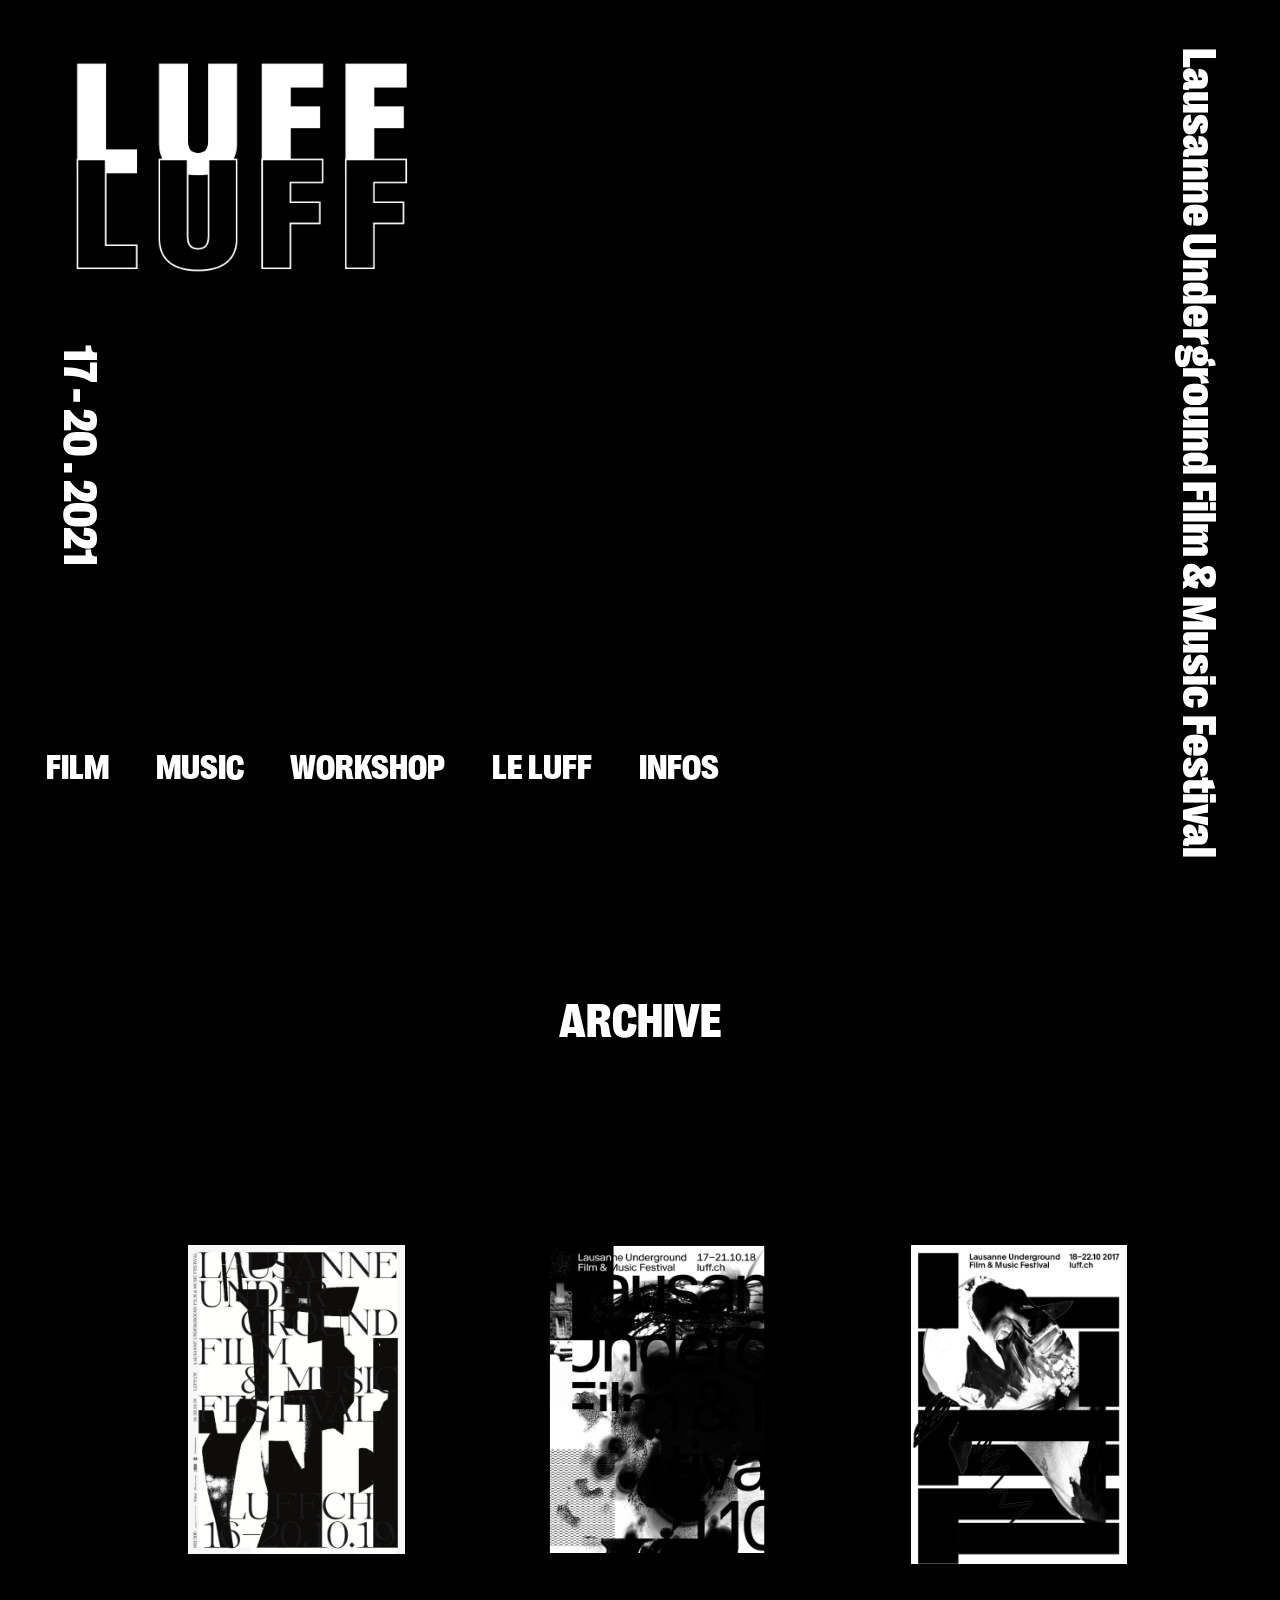
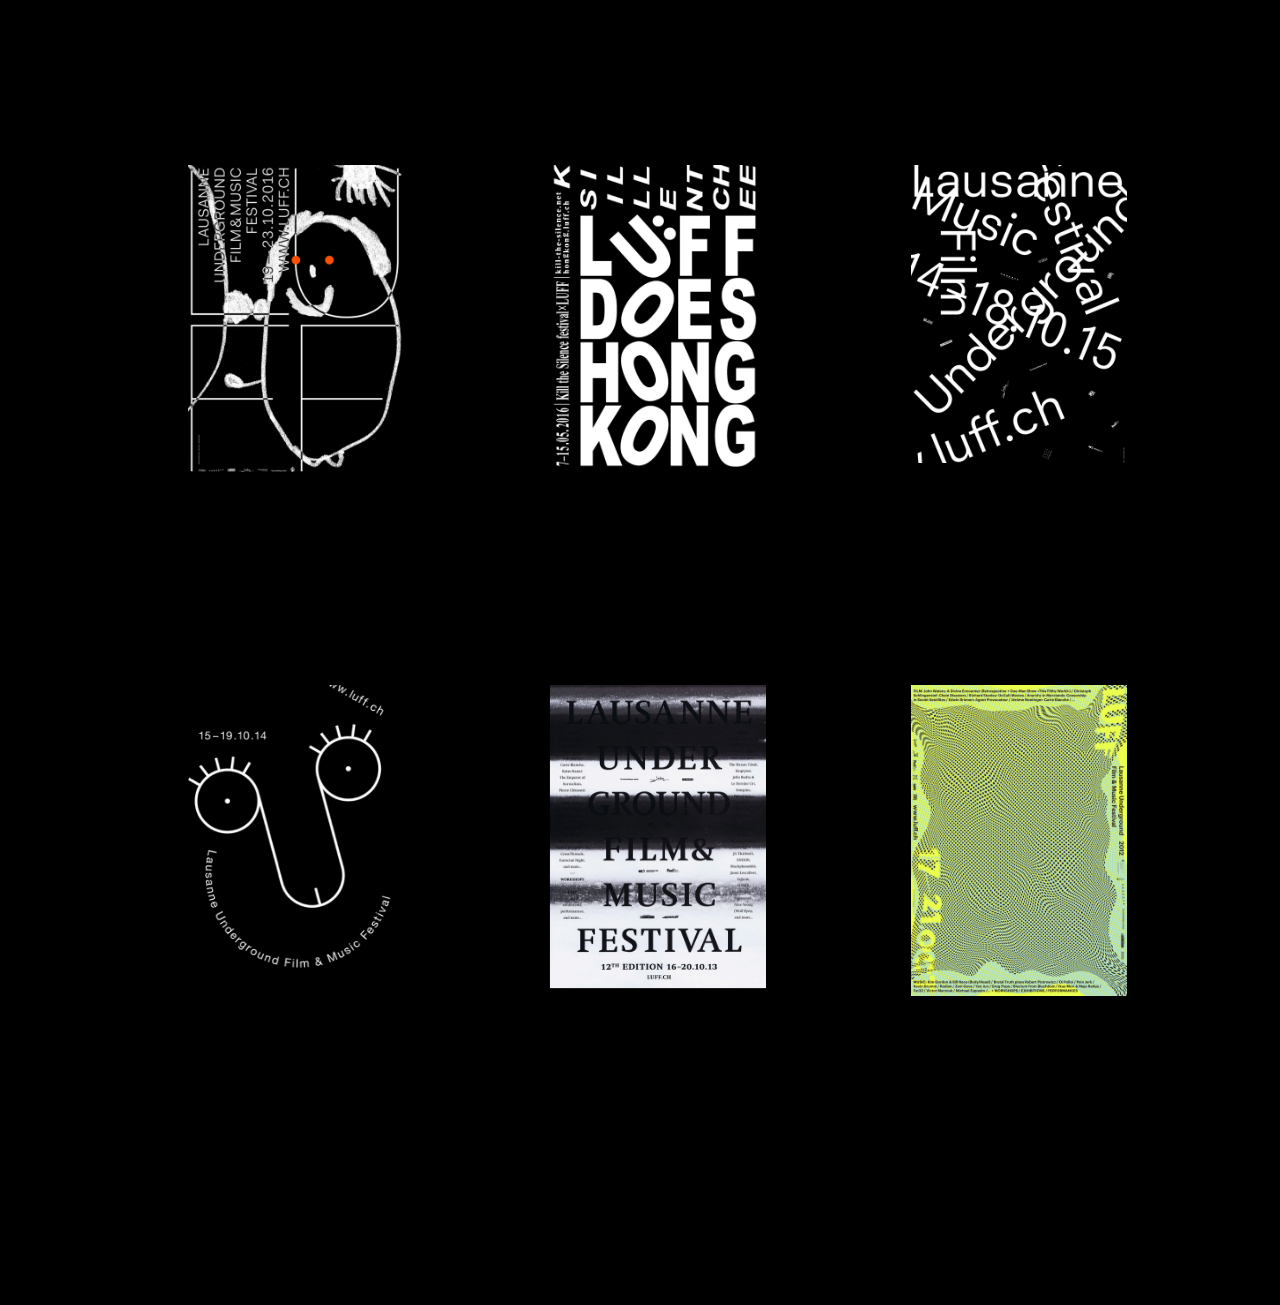
<file: index.html>
<!DOCTYPE html>
<html lang="en" dir="ltr">

<head>
	<link rel="stylesheet" href="main.css">
	<meta charset="utf-8">
	<title>LUFF</title>
</head>

<body>
	<main>

		<div id="page1">

			<img class="luff" src="img/luff.png">

			<div class="text_luff1">
				<a href="index.html">
					<h1> Lausanne Underground Film & Music Festival </h1>
				</a>
			</div>
			<div class="dates_luff">
				<h1>17 - 20 . 2021</h1>
			</div>

		</div>

		<nav>
			<a href="film.html">FILM</a>
			<a href="music.html">MUSIC</a>
			<a href="workshop.html">WORKSHOP</a>
			<a href="leluff.html">LE LUFF</a>
			<a href="infos.html">INFOS</a>
		</nav>

		<div id="page2" class="main_content">
			<h1>ARCHIVE</h1>

			<div class="gallery">
				<img src="img/archive1.jpg">
				<img src="img/archive2.jpg">
				<img src="img/archive3.jpg">
			</div>

			<div class="gallery2">
				<img src="img/archive4.jpg">
				<img src="img/archive5.jpg">
				<img src="img/archive6.jpg">
			</div>

			<div class="gallery3">
				<img src="img/archive7.jpg">
				<img src="img/archive8.jpg">
				<img src="img/archive9.jpg">
			</div>
		</div>
	</main>
</body>

</html>
</file>
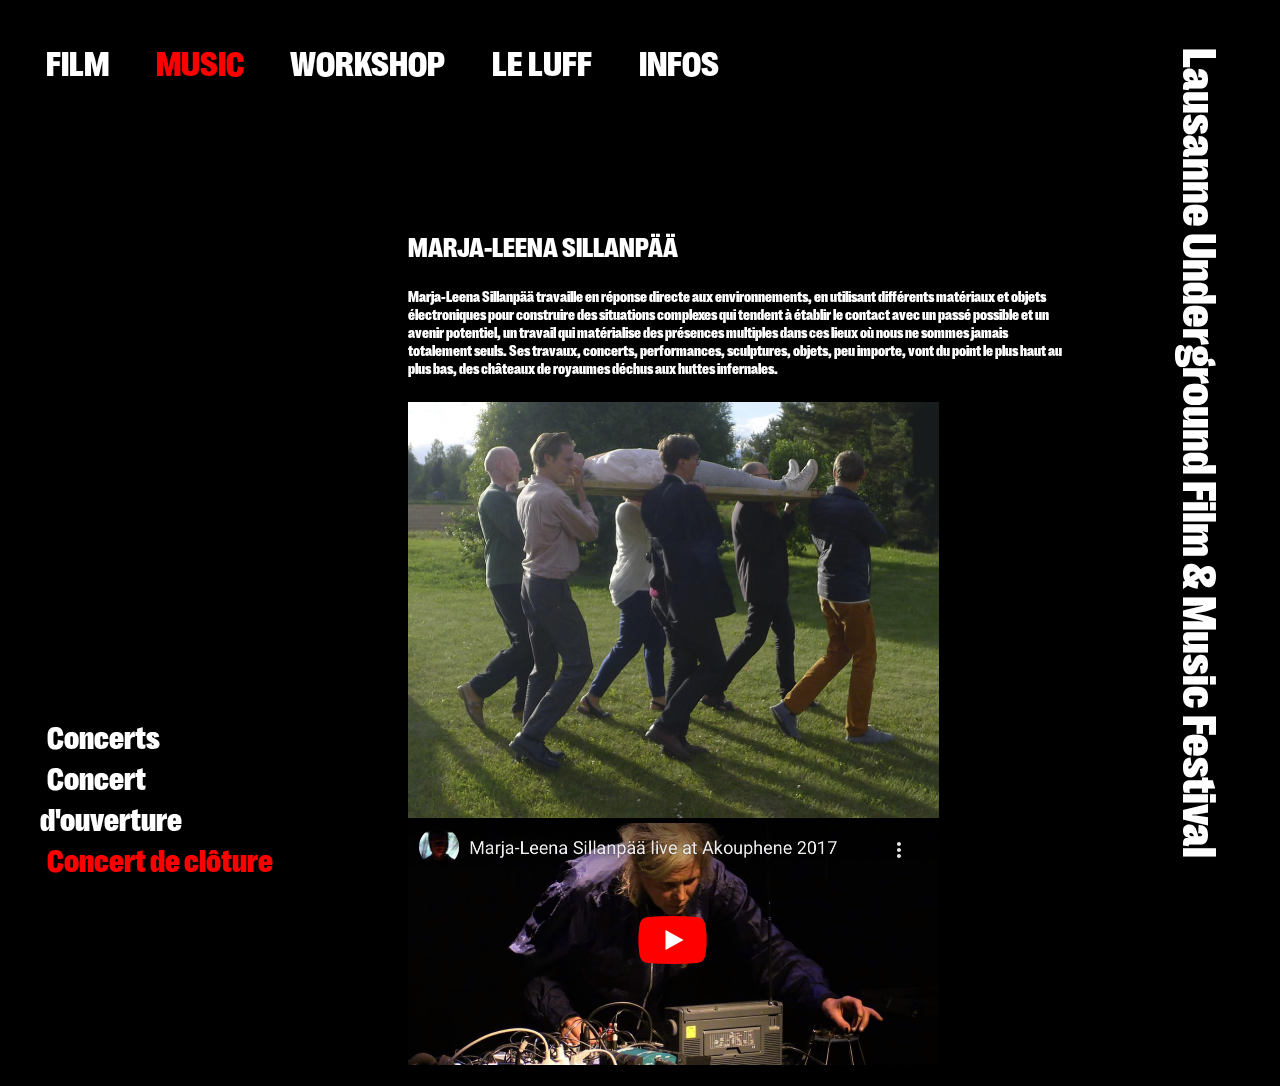
<file: concert.cloture.html>
<!DOCTYPE html>
<html lang="en" dir="ltr">
	<head>
		<link rel="stylesheet" href="main.css">
		<meta charset="utf-8">
		<title>LUFF</title>
	</head>
	<body>
		<main>

			<div id="page1">

				<nav class="no-margin">
					<a href="film.html">FILM</a>
					<a class="red" href="music.html">MUSIC</a>
					<a href="workshop.html">WORKSHOP</a>
					<a href="leluff.html">LE LUFF</a>
					<a href="infos.html">INFOS</a>
				</nav>

				<div class="text_luff">
					<a href="index.html">
						<h1> Lausanne Underground Film & Music Festival </h1>
					</a>
				</div>

			<section class="movies">
				<div class="titre_film">
					<ul>
						<li>
							<li>
								<a href="music.html">Concerts</a>
							</li>
							<li>
								<a href="concert.ouverture.html">Concert d'ouverture</a>
							</li>
							<li>
								<a class="red" href="concert.cloture.html">Concert de clôture</a>
							</li>

					</ul>
				</div>
			</div>
			<div class="resum_film">
				<h2> MARJA-LEENA SILLANPÄÄ</h2>
			<h5>Marja-Leena Sillanpää travaille en réponse directe aux environnements, en utilisant différents matériaux et objets électroniques pour construire des situations complexes qui tendent à établir le contact avec un passé possible et un avenir potentiel, un travail qui matérialise des présences multiples dans ces lieux où nous ne sommes jamais totalement seuls. Ses travaux, concerts, performances, sculptures, objets, peu importe, vont du point le plus haut au plus bas, des châteaux de royaumes déchus aux huttes infernales.</h5>
			<img src="img/music2.2.jpg">
			<img src="img/music2.jpg">

				</div>

	</div>
</main>
	</body>
</html>
</file>
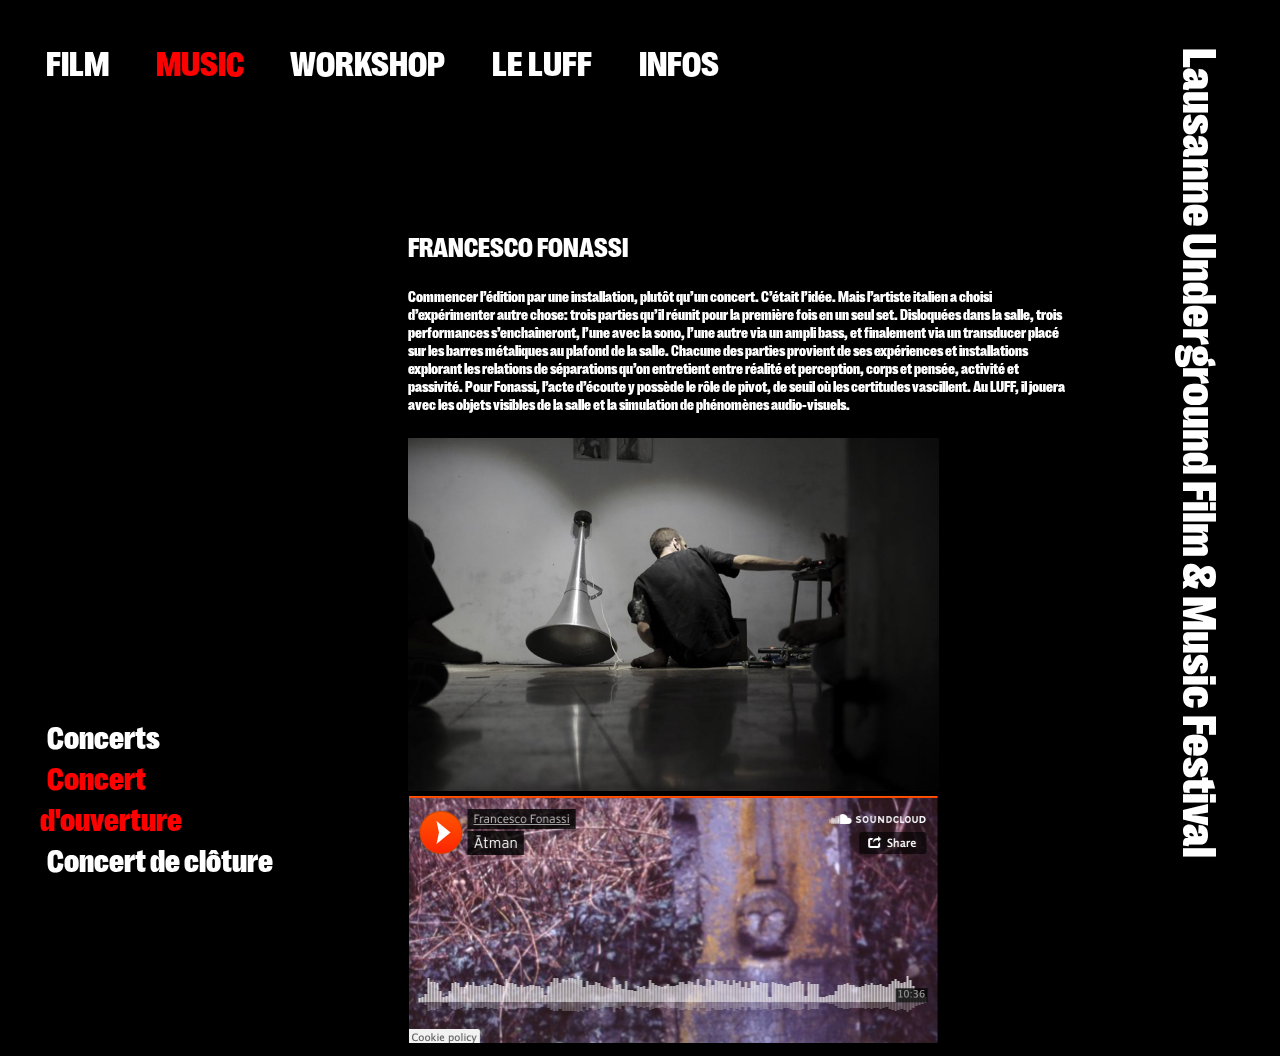
<file: concert.ouverture.html>
<!DOCTYPE html>
<html lang="en" dir="ltr">
	<head>
		<link rel="stylesheet" href="main.css">
		<meta charset="utf-8">
		<title>LUFF</title>
	</head>
	<body>
		<main>

			<div id="page1">

				<nav class="no-margin">
					<a href="film.html">FILM</a>
					<a class="red" href="music.html">MUSIC</a>
					<a href="workshop.html">WORKSHOP</a>
					<a href="leluff.html">LE LUFF</a>
					<a href="infos.html">INFOS</a>
				</nav>

				<div class="text_luff">
					<a href="index.html">
						<h1> Lausanne Underground Film & Music Festival </h1>
					</a>
				</div>

			<section class="movies">
				<div class="titre_film">
					<ul>
						<li>
							<li>
								<a href="music.html">Concerts</a>
							</li>
							<li>
								<a class="red" href="concert.ouverture.html">Concert d'ouverture</a>
							</li>
							<li>
								<a href="concert.cloture.html">Concert de clôture</a>
							</li>

					</ul>
				</div>
			</div>
			<div class="resum_film">
				<h2> FRANCESCO FONASSI</h2>
			<h5>Commencer l’édition par une installation, plutôt qu’un concert. C’était l’idée. Mais l’artiste italien a choisi d’expérimenter autre chose: trois parties qu’il réunit pour la première fois en un seul set. Disloquées dans la salle, trois performances s’enchaîneront, l’une avec la sono, l’une autre via un ampli bass, et finalement via un transducer placé sur les barres métaliques au plafond de la salle. Chacune des parties provient de ses expériences et installations explorant les relations de séparations qu’on entretient entre réalité et perception, corps et pensée, activité et passivité. Pour Fonassi, l’acte d’écoute y possède le rôle de pivot, de seuil où les certitudes vascillent. Au LUFF, il jouera avec les objets visibles de la salle et la simulation de phénomènes audio-visuels.</h5>
			<img src="img/music1.jpg">
			<img src="img/music1.2.jpg">
		</div>

	</div>
</main>
	</body>
</html>
</file>
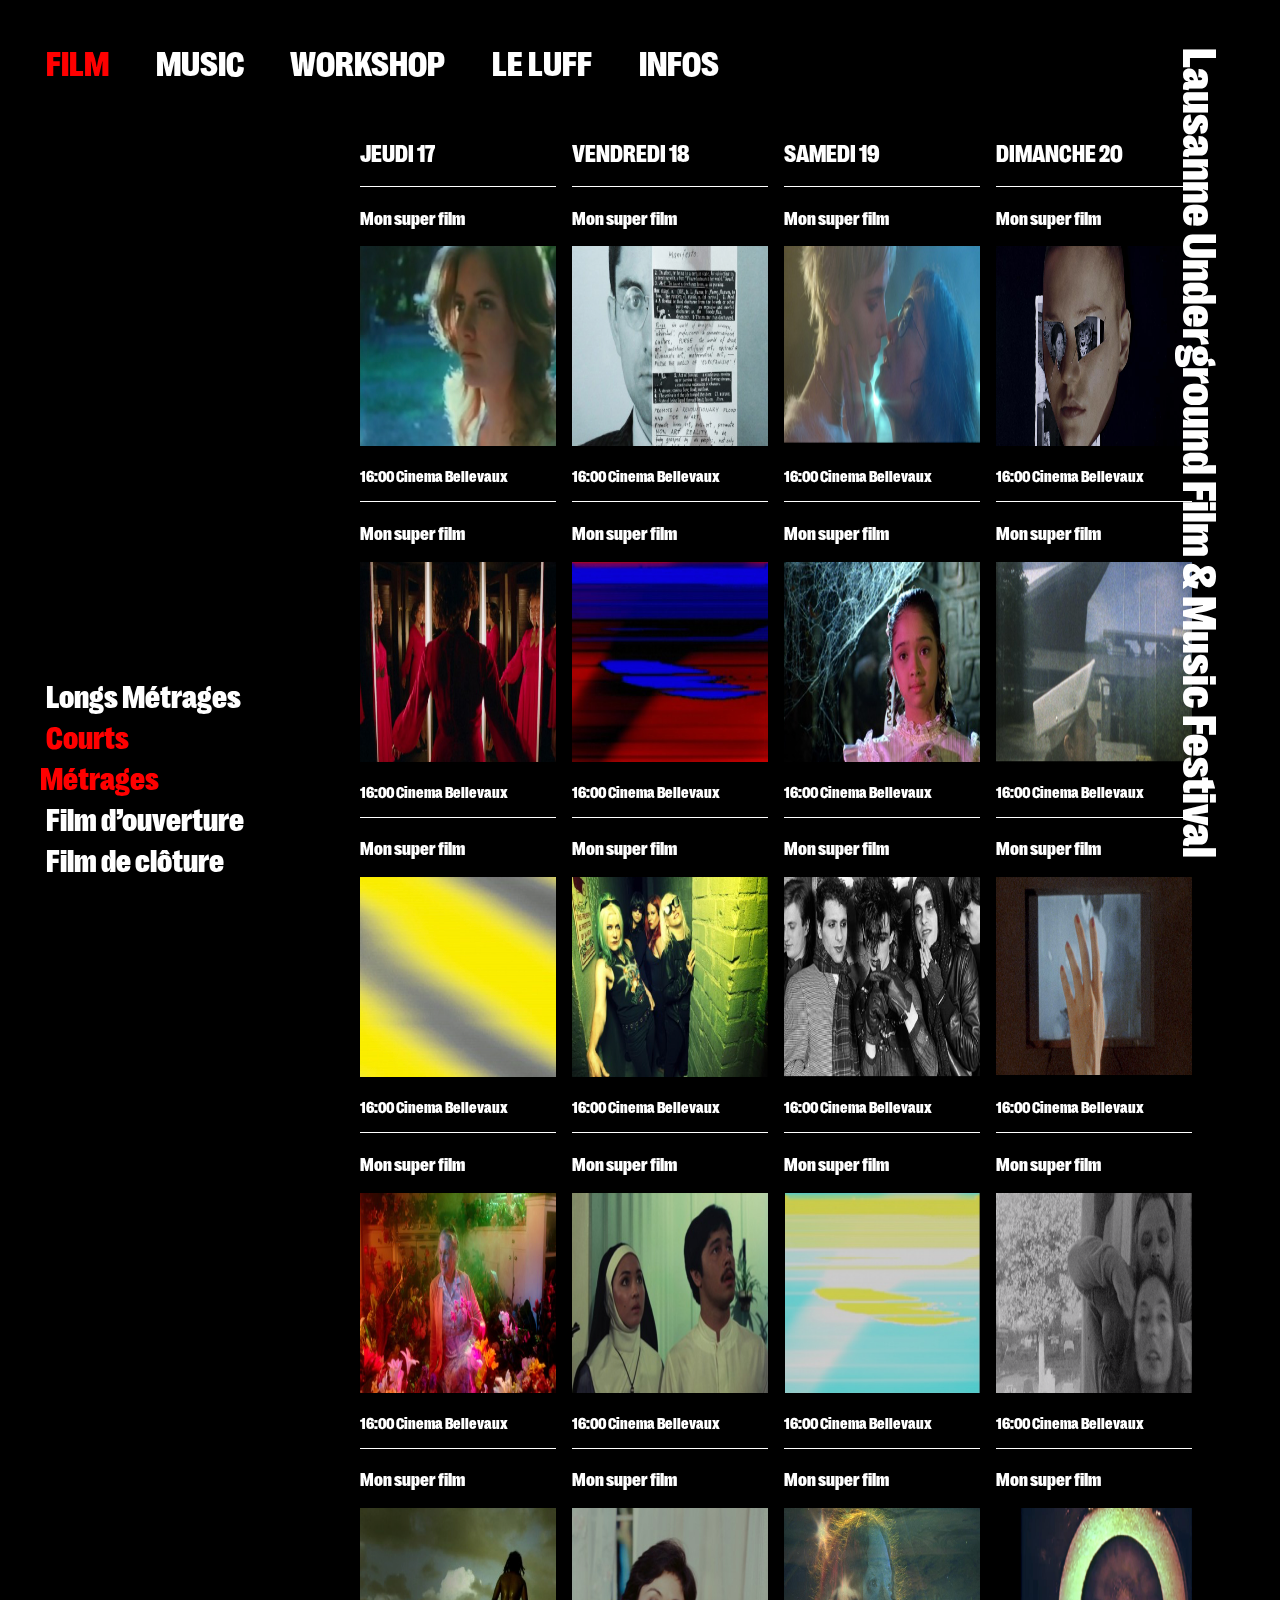
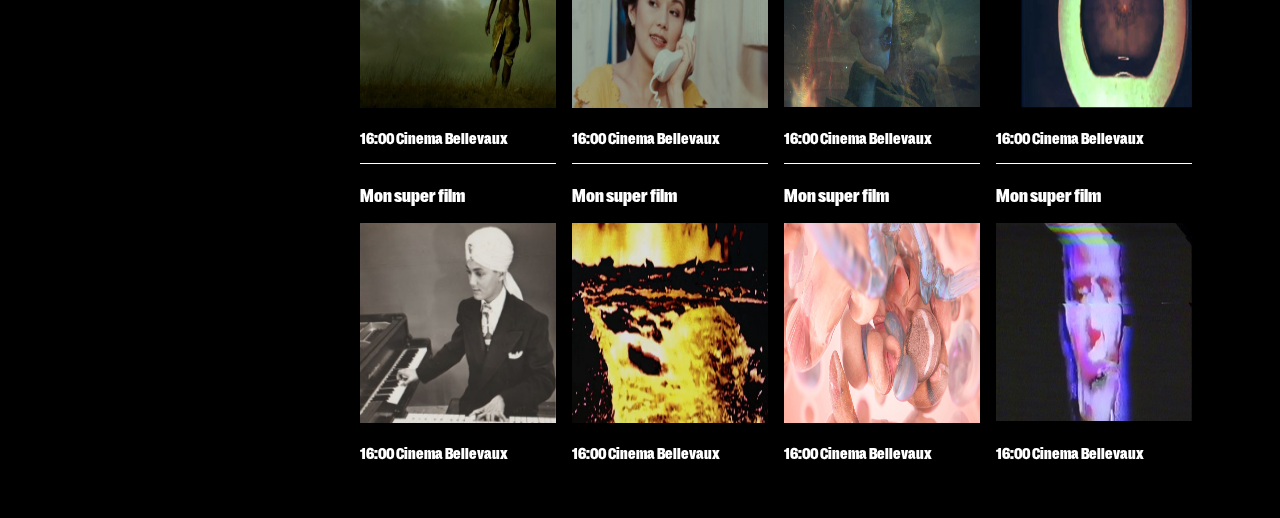
<file: courts.metrages.html>
<!DOCTYPE html>
<html lang="en" dir="ltr">

<head>
	<link rel="stylesheet" href="main.css">
	<meta charset="utf-8">
	<title>LUFF</title>
</head>

<body>
	<main>

		<div id="page1">

			<nav class="no-margin">
				<a class="red" href="film.html">FILM</a>
				<a href="music.html">MUSIC</a>
				<a href="workshop.html">WORKSHOP</a>
				<a href="leluff.html">LE LUFF</a>
				<a href="infos.html">INFOS</a>
			</nav>

			<div class="text_luff">
				<a href="index.html">
					<h1> Lausanne Underground Film & Music Festival </h1>
				</a>
			</div>

			<section class="movies">
				<div class="titre_film">
					<ul>
						<li>
							<a  href="film.html">Longs Métrages</a>
						</li>
						<li>
							<a  class="red" href="courts.metrages.html">Courts Métrages</a>
						</li>
						<li>
							<a href="film.ouverture.html">Film d’ouverture</a>
						</li>
						<li>
							<a href="film.cloture.html">Film de clôture</a>
						</li>

					</ul>
				</div>
				<div class="prog_film">
					<div class="jeudi">
						<h2>JEUDI 17</h2>
						<div class="film">
							<h3>Mon super film</h3>
							<img src="img/film24.jpg">
							<p class="details">16:00 Cinema Bellevaux</p>
						</div>
						<div class="film">
							<h3>Mon super film</h3>
							<img src="img/film23.jpg">
							<p class="details">16:00 Cinema Bellevaux</p>
						</div>
						<div class="film">
							<h3>Mon super film</h3>
							<img src="img/film22.jpg">
							<p class="details">16:00 Cinema Bellevaux</p>
						</div>
						<div class="film">
							<h3>Mon super film</h3>
							<img src="img/film21.jpg">
							<p class="details">16:00 Cinema Bellevaux</p>
						</div>
						<div class="film">
							<h3>Mon super film</h3>
							<img src="img/film20.jpg">
							<p class="details">16:00 Cinema Bellevaux</p>
						</div>
						<div class="film">
							<h3>Mon super film</h3>
							<img src="img/film19.jpg">
							<p class="details">16:00 Cinema Bellevaux</p>
						</div>
					</div>
					<div class="vendredi">
						<h2>VENDREDI 18</h2>
						<div class="film">
							<h3>Mon super film</h3>
							<img src="img/film18.jpg">
							<p class="details">16:00 Cinema Bellevaux</p>
						</div>
						<div class="film">
							<h3>Mon super film</h3>
							<img src="img/film17.jpg">
							<p class="details">16:00 Cinema Bellevaux</p>
						</div>
						<div class="film">
							<h3>Mon super film</h3>
							<img src="img/film16.jpg">
							<p class="details">16:00 Cinema Bellevaux</p>
						</div>
						<div class="film">
							<h3>Mon super film</h3>
							<img src="img/film15.jpg">
							<p class="details">16:00 Cinema Bellevaux</p>
						</div>
						<div class="film">
							<h3>Mon super film</h3>
							<img src="img/film14.jpg">
							<p class="details">16:00 Cinema Bellevaux</p>
						</div>
						<div class="film">
							<h3>Mon super film</h3>
							<img src="img/film13.jpg">
							<p class="details">16:00 Cinema Bellevaux</p>
						</div>

					</div>
					<div class="samedi">
						<h2>SAMEDI 19</h2>
						<div class="film">
							<h3>Mon super film</h3>
							<img src="img/film12.jpg">
							<p class="details">16:00 Cinema Bellevaux</p>
						</div>
						<div class="film">
							<h3>Mon super film</h3>
							<img src="img/film11.jpg">
							<p class="details">16:00 Cinema Bellevaux</p>
						</div>
						<div class="film">
							<h3>Mon super film</h3>
							<img src="img/film10.jpg">
							<p class="details">16:00 Cinema Bellevaux</p>
						</div>
						<div class="film">
							<h3>Mon super film</h3>
							<img src="img/film9.jpg">
							<p class="details">16:00 Cinema Bellevaux</p>
						</div>
						<div class="film">
							<h3>Mon super film</h3>
							<img src="img/film8.jpg">
							<p class="details">16:00 Cinema Bellevaux</p>
						</div>
						<div class="film">
							<h3>Mon super film</h3>
							<img src="img/film7.jpg">
							<p class="details">16:00 Cinema Bellevaux</p>
						</div>
					</div>
					<div class="dimanche">
						<h2>DIMANCHE 20</h2>
						<div class="film">
							<h3>Mon super film</h3>
							<img src="img/film6.jpg">
							<p class="details">16:00 Cinema Bellevaux</p>
						</div>
						<div class="film">
							<h3>Mon super film</h3>
							<img src="img/film5.jpg">
							<p class="details">16:00 Cinema Bellevaux</p>
						</div>
						<div class="film">
							<h3>Mon super film</h3>
							<img src="img/film4.jpg">
							<p class="details">16:00 Cinema Bellevaux</p>
						</div>
						<div class="film">
							<h3>Mon super film</h3>
							<img src="img/film3.jpg">
							<p class="details">16:00 Cinema Bellevaux</p>
						</div>
						<div class="film">
							<h3>Mon super film</h3>
							<img src="img/film2.jpg">
							<p class="details">16:00 Cinema Bellevaux</p>
						</div>
						<div class="film">
							<h3>Mon super film</h3>
							<img src="img/film1.jpg">
							<p class="details">16:00 Cinema Bellevaux</p>
						</div>
					</div>
				</div>
			</section>

		</div>

	</main>
</body>

</html>
</file>
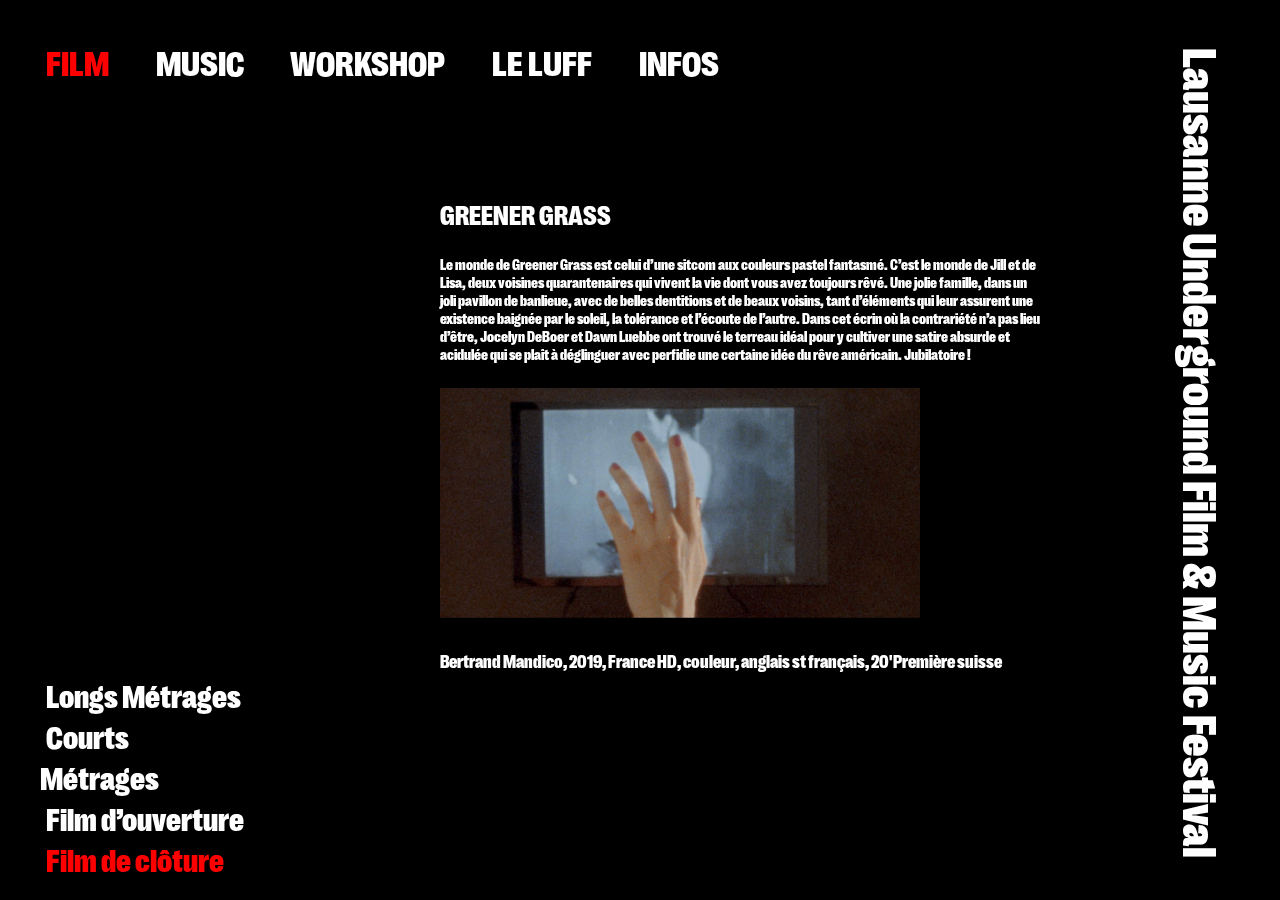
<file: film.cloture.html>
<!DOCTYPE html>
<html lang="en" dir="ltr">

<head>
	<link rel="stylesheet" href="main.css">
	<meta charset="utf-8">
	<title>LUFF</title>
</head>

<body>
	<main>

		<div id="page1">

			<nav class="no-margin">
				<a class="red" href="film.html">FILM</a>
				<a href="music.html">MUSIC</a>
				<a href="workshop.html">WORKSHOP</a>
				<a href="leluff.html">LE LUFF</a>
				<a href="infos.html">INFOS</a>
			</nav>

			<div class="text_luff">
				<a href="index.html">
					<h1> Lausanne Underground Film & Music Festival </h1>
				</a>
			</div>

			<section class="movies">
				<div class="titre_film">
					<ul>
						<li>
							<a  href="film.html">Longs Métrages</a>
						</li>
						<li>
							<a href="courts.metrages.html">Courts Métrages</a>
						</li>
						<li>
							<a  href="film.ouverture.html">Film d’ouverture</a>
						</li>
						<li>
							<a class="red" href="film.cloture.html">Film de clôture</a>
						</li>

					</ul>
				</div>
				<div class="resum_film">
					<h2> GREENER GRASS</h2>
     			<h5>Le monde de Greener Grass est celui d’une sitcom aux couleurs pastel fantasmé. C’est le monde de Jill et de Lisa, deux voisines quarantenaires qui vivent la vie dont vous avez toujours rêvé. Une jolie famille, dans un joli pavillon de banlieue, avec de belles dentitions et de beaux voisins, tant d’éléments qui leur assurent une existence baignée par le soleil, la tolérance et l’écoute de l’autre. Dans cet écrin où la contrariété n’a pas lieu d’être, Jocelyn DeBoer et Dawn Luebbe ont trouvé le terreau idéal pour y cultiver une satire absurde et acidulée qui se plaît à déglinguer avec perfidie une certaine idée du rêve américain. Jubilatoire !</h5>
				<img src="img/film4.jpg">
				<h4>Bertrand Mandico, 2019, France
					HD, couleur, anglais st français, 20'
					Première suisse</h4>
					</div>

   		</div>
	</main>
		</body>
	</html>
</file>
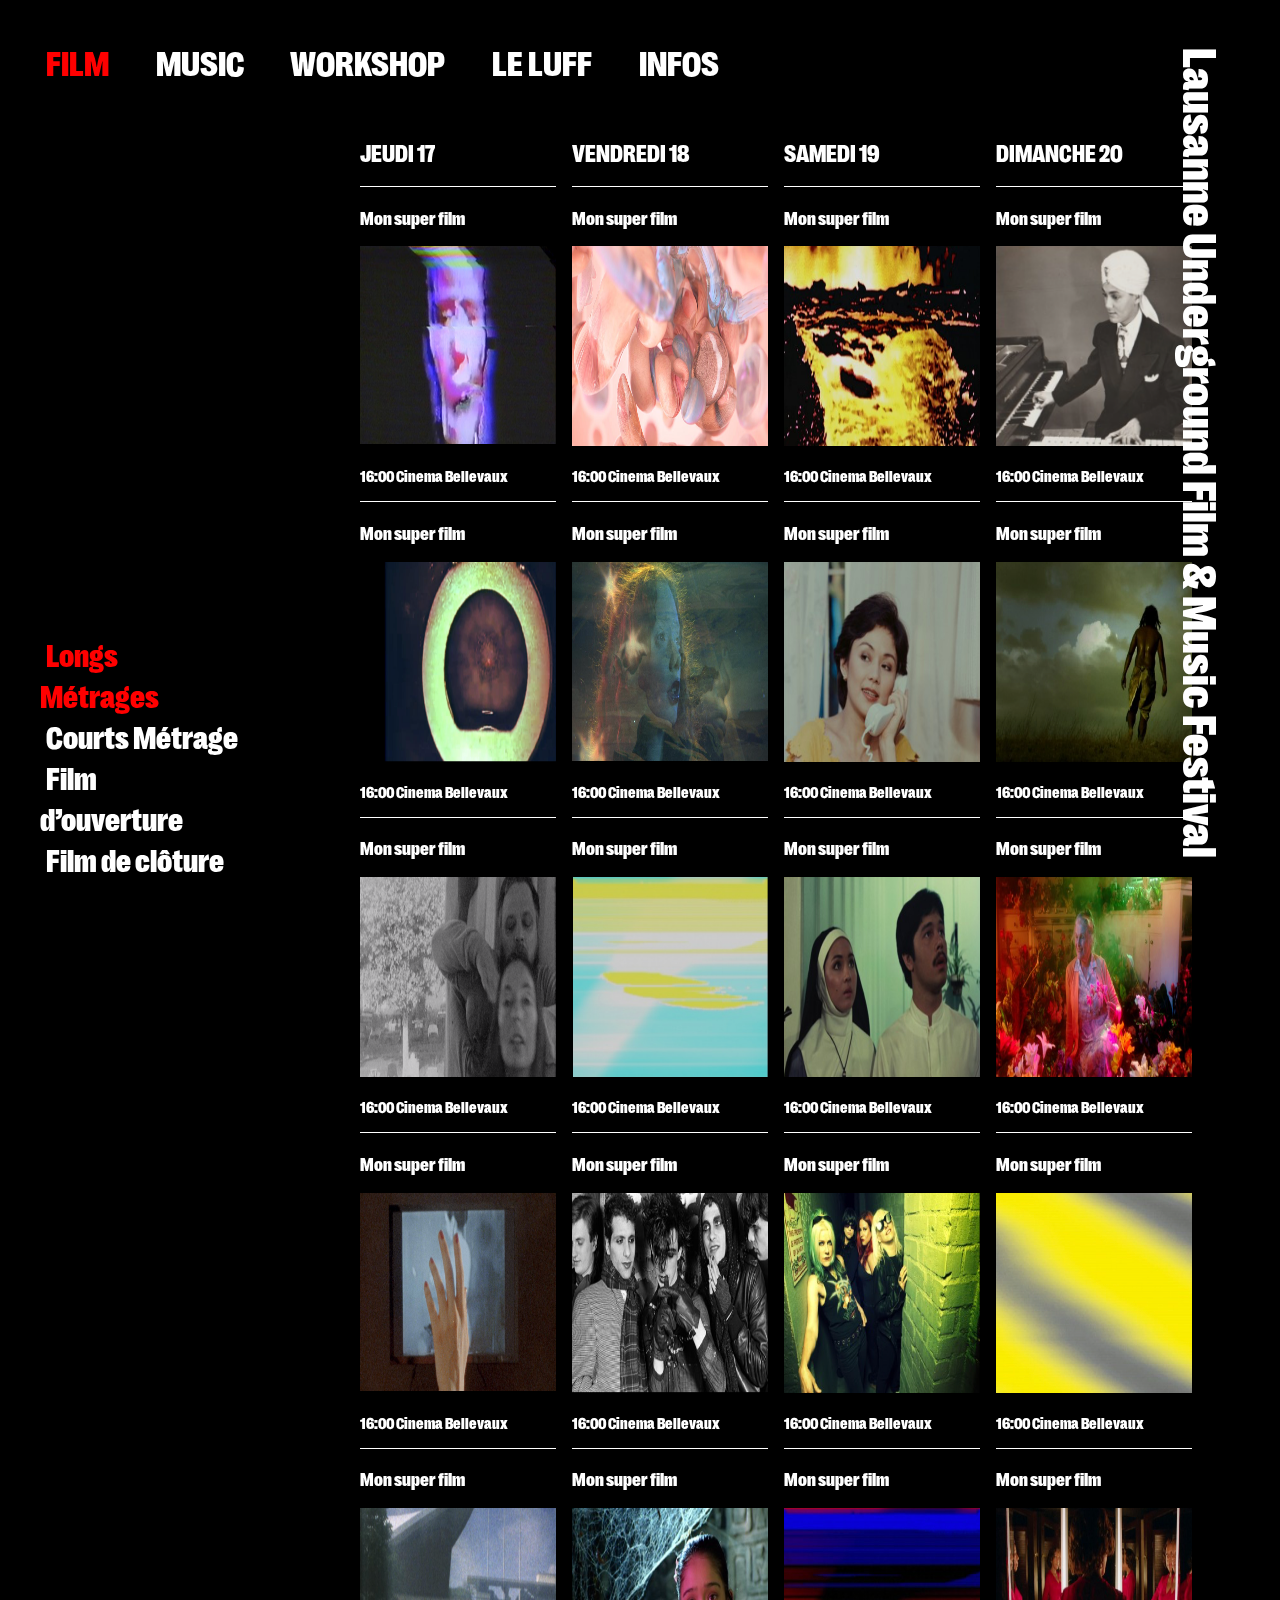
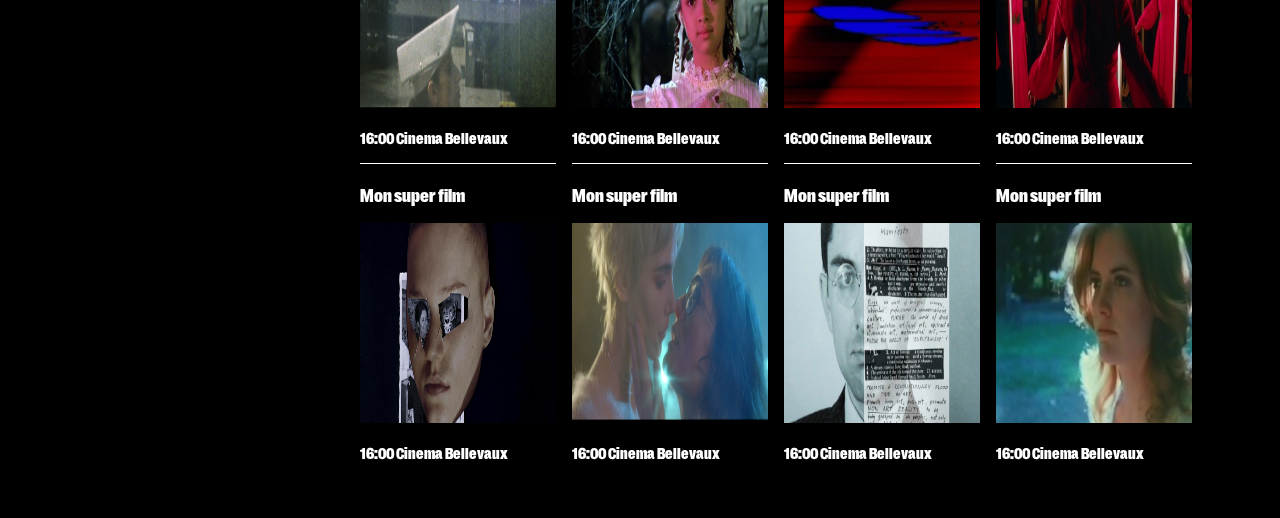
<file: film.html>
<!DOCTYPE html>
<html lang="en" dir="ltr">

<head>
	<link rel="stylesheet" href="main.css">
	<meta charset="utf-8">
	<title>LUFF</title>
</head>

<body>
	<main>

		<div id="page1">

			<nav class="no-margin">
				<a class="red" href="film.html">FILM</a>
				<a href="music.html">MUSIC</a>
				<a href="workshop.html">WORKSHOP</a>
				<a href="leluff.html">LE LUFF</a>
				<a href="infos.html">INFOS</a>
			</nav>

			<div class="text_luff">
				<a href="index.html">
					<h1> Lausanne Underground Film & Music Festival </h1>
				</a>
			</div>

			<section class="movies">
				<div class="titre_film">
					<ul>
						<li>
							<a class="red" href="film.html">Longs Métrages</a>
						</li>
						<li>
							<a href="courts.metrages.html">Courts Métrage</a>
						</li>
						<li>
							<a href="film.ouverture.html">Film d’ouverture</a>
						</li>
						<li>
							<a href="film.cloture.html">Film de clôture</a>
						</li>

					</ul>
				</div>
				<div class="prog_film">
					<div class="jeudi">
						<h2>JEUDI 17</h2>
						<div class="film">
							<h3>Mon super film</h3>
							<img src="img/film1.jpg">
							<p class="details">16:00 Cinema Bellevaux</p>
						</div>
						<div class="film">
							<h3>Mon super film</h3>
							<img src="img/film2.jpg">
							<p class="details">16:00 Cinema Bellevaux</p>
						</div>
						<div class="film">
							<h3>Mon super film</h3>
							<img src="img/film3.jpg">
							<p class="details">16:00 Cinema Bellevaux</p>
						</div>
						<div class="film">
							<h3>Mon super film</h3>
							<img src="img/film4.jpg">
							<p class="details">16:00 Cinema Bellevaux</p>
						</div>
						<div class="film">
							<h3>Mon super film</h3>
							<img src="img/film5.jpg">
							<p class="details">16:00 Cinema Bellevaux</p>
						</div>
						<div class="film">
							<h3>Mon super film</h3>
							<img src="img/film6.jpg">
							<p class="details">16:00 Cinema Bellevaux</p>
						</div>
					</div>
					<div class="vendredi">
						<h2>VENDREDI 18</h2>
						<div class="film">
							<h3>Mon super film</h3>
							<img src="img/film7.jpg">
							<p class="details">16:00 Cinema Bellevaux</p>
						</div>
						<div class="film">
							<h3>Mon super film</h3>
							<img src="img/film8.jpg">
							<p class="details">16:00 Cinema Bellevaux</p>
						</div>
						<div class="film">
							<h3>Mon super film</h3>
							<img src="img/film9.jpg">
							<p class="details">16:00 Cinema Bellevaux</p>
						</div>
						<div class="film">
							<h3>Mon super film</h3>
							<img src="img/film10.jpg">
							<p class="details">16:00 Cinema Bellevaux</p>
						</div>
						<div class="film">
							<h3>Mon super film</h3>
							<img src="img/film11.jpg">
							<p class="details">16:00 Cinema Bellevaux</p>
						</div>
						<div class="film">
							<h3>Mon super film</h3>
							<img src="img/film12.jpg">
							<p class="details">16:00 Cinema Bellevaux</p>
						</div>

					</div>
					<div class="samedi">
						<h2>SAMEDI 19</h2>
						<div class="film">
							<h3>Mon super film</h3>
							<img src="img/film13.jpg">
							<p class="details">16:00 Cinema Bellevaux</p>
						</div>
						<div class="film">
							<h3>Mon super film</h3>
							<img src="img/film14.jpg">
							<p class="details">16:00 Cinema Bellevaux</p>
						</div>
						<div class="film">
							<h3>Mon super film</h3>
							<img src="img/film15.jpg">
							<p class="details">16:00 Cinema Bellevaux</p>
						</div>
						<div class="film">
							<h3>Mon super film</h3>
							<img src="img/film16.jpg">
							<p class="details">16:00 Cinema Bellevaux</p>
						</div>
						<div class="film">
							<h3>Mon super film</h3>
							<img src="img/film17.jpg">
							<p class="details">16:00 Cinema Bellevaux</p>
						</div>
						<div class="film">
							<h3>Mon super film</h3>
							<img src="img/film18.jpg">
							<p class="details">16:00 Cinema Bellevaux</p>
						</div>
					</div>
					<div class="dimanche">
						<h2>DIMANCHE 20</h2>
						<div class="film">
							<h3>Mon super film</h3>
							<img src="img/film19.jpg">
							<p class="details">16:00 Cinema Bellevaux</p>
						</div>
						<div class="film">
							<h3>Mon super film</h3>
							<img src="img/film20.jpg">
							<p class="details">16:00 Cinema Bellevaux</p>
						</div>
						<div class="film">
							<h3>Mon super film</h3>
							<img src="img/film21.jpg">
							<p class="details">16:00 Cinema Bellevaux</p>
						</div>
						<div class="film">
							<h3>Mon super film</h3>
							<img src="img/film22.jpg">
							<p class="details">16:00 Cinema Bellevaux</p>
						</div>
						<div class="film">
							<h3>Mon super film</h3>
							<img src="img/film23.jpg">
							<p class="details">16:00 Cinema Bellevaux</p>
						</div>
						<div class="film">
							<h3>Mon super film</h3>
							<img src="img/film24.jpg">
							<p class="details">16:00 Cinema Bellevaux</p>
						</div>
					</div>
				</div>
			</section>
			<!--
		<div class="prog_film">
		<table>
  		<tr>
    		<td>JEUDI 17</td>
    		<td>VENDREDI 18</td>
    		<td>SAMEDI 19</td>
    		<td>DIMANCHE 20</td>
  		</tr>
  		<tr>
    		<td>1<img src="img/film1.jpg"> 17H00</td>
    		<td>2 <img src="img/film2.jpg"> 16H30</td>
    		<td>3<img src="img/film3.jpg">16H30</td>
    		<td>4 <img src="img/film4.jpg"> 16H30</td>

  		</tr>
  		<tr>
    		<td>5 <img src="img/film5.jpg"> 18H00</td>
    		<td>6 <img src="img/film6.jpg"> 18H00</td>
    		<td>7 <img src="img/film7.jpg">18H00</td>
    		<td>8<img src="img/film8.jpg"> 18H00</td>

  		</tr>
  		<tr>
    		<td>9 <img src="img/film9.jpg"> 19H30</td>
    		<td>10 <img src="img/film10.jpg"> 19H30</td>
    		<td>11 <img src="img/film11.jpg"> 19H30</td>
    		<td>12 <img src="img/film12.jpg"> 19H30</td>

  		</tr>
  		<tr>
    		<td>13 <img src="img/film13.jpg"> 21H00</td>
    		<td>14 <img src="img/film14.jpg"> 21H00</td>
    		<td>15 <img src="img/film15.jpg"> 21H00</td>
    		<td>16 <img src="img/film16.jpg"> 21H00</td>

  		</tr>
</table> -->


		</div>

	</main>
</body>

</html>
</file>
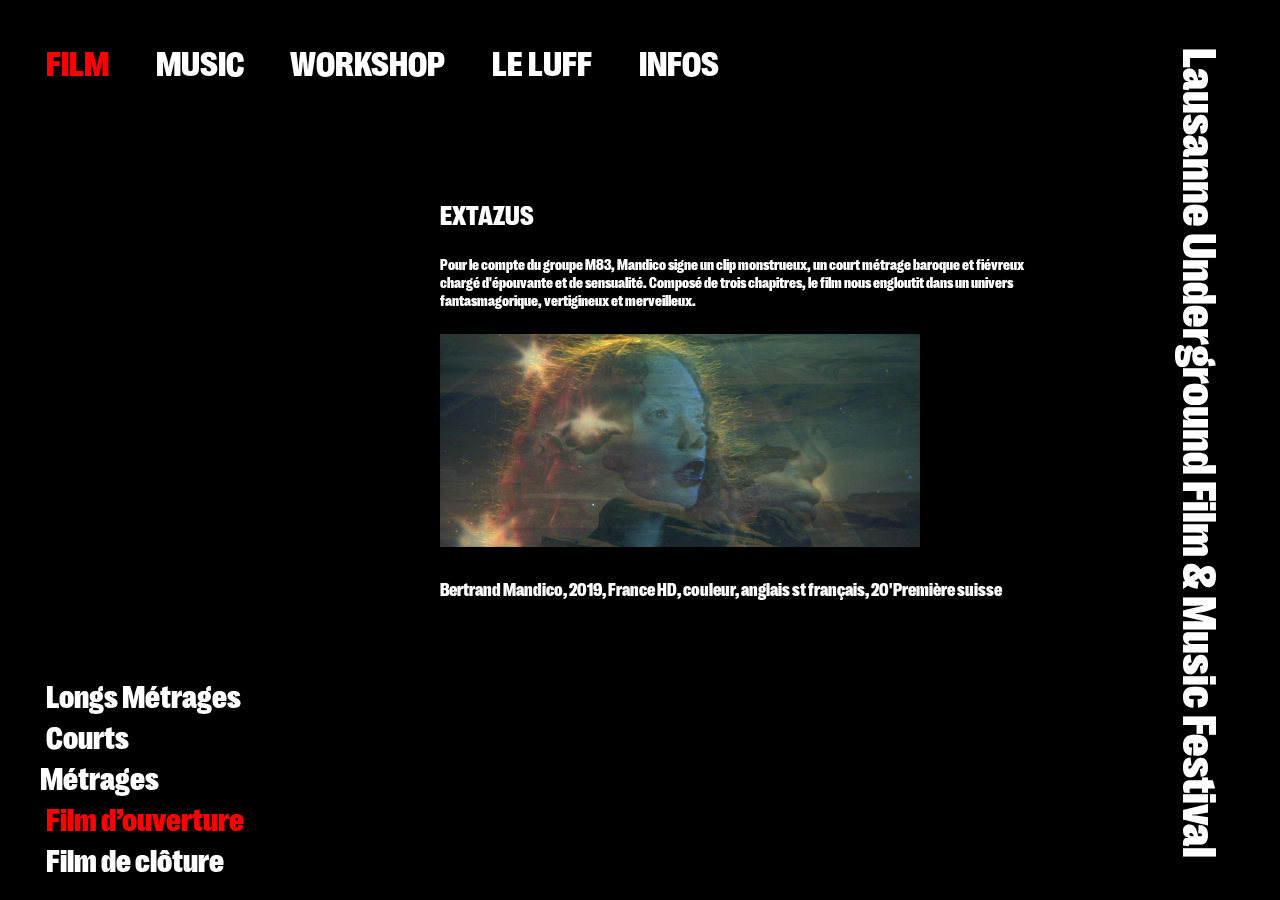
<file: film.ouverture.html>
<!DOCTYPE html>
<html lang="en" dir="ltr">

<head>
	<link rel="stylesheet" href="main.css">
	<meta charset="utf-8">
	<title>LUFF</title>
</head>

<body>
	<main>

		<div id="page1">

			<nav class="no-margin">
				<a class="red" href="film.html">FILM</a>
				<a href="music.html">MUSIC</a>
				<a href="workshop.html">WORKSHOP</a>
				<a href="leluff.html">LE LUFF</a>
				<a href="infos.html">INFOS</a>
			</nav>

			<div class="text_luff">
				<a href="index.html">
					<h1> Lausanne Underground Film & Music Festival </h1>
				</a>
			</div>

			<section class="movies">
				<div class="titre_film">
					<ul>
						<li>
							<a  href="film.html">Longs Métrages</a>
						</li>
						<li>
							<a href="courts.metrages.html">Courts Métrages</a>
						</li>
						<li>
							<a class="red" href="film.ouverture.html">Film d’ouverture</a>
						</li>
						<li>
							<a href="film.cloture.html">Film de clôture</a>
						</li>

					</ul>
				</div>
				<div class="resum_film">
					<h2> EXTAZUS</h2>
     			<h5>Pour le compte du groupe M83, Mandico signe un clip monstrueux, un court métrage baroque et fiévreux chargé d'épouvante et de sensualité. Composé de trois chapitres, le film nous engloutit dans un univers fantasmagorique, vertigineux et merveilleux.</h5>
				<img src="img/film8.jpg">
				<h4>Bertrand Mandico, 2019, France
					HD, couleur, anglais st français, 20'
					Première suisse</h4>
					</div>

   		</div>
	</main>
		</body>
	</html>
</file>
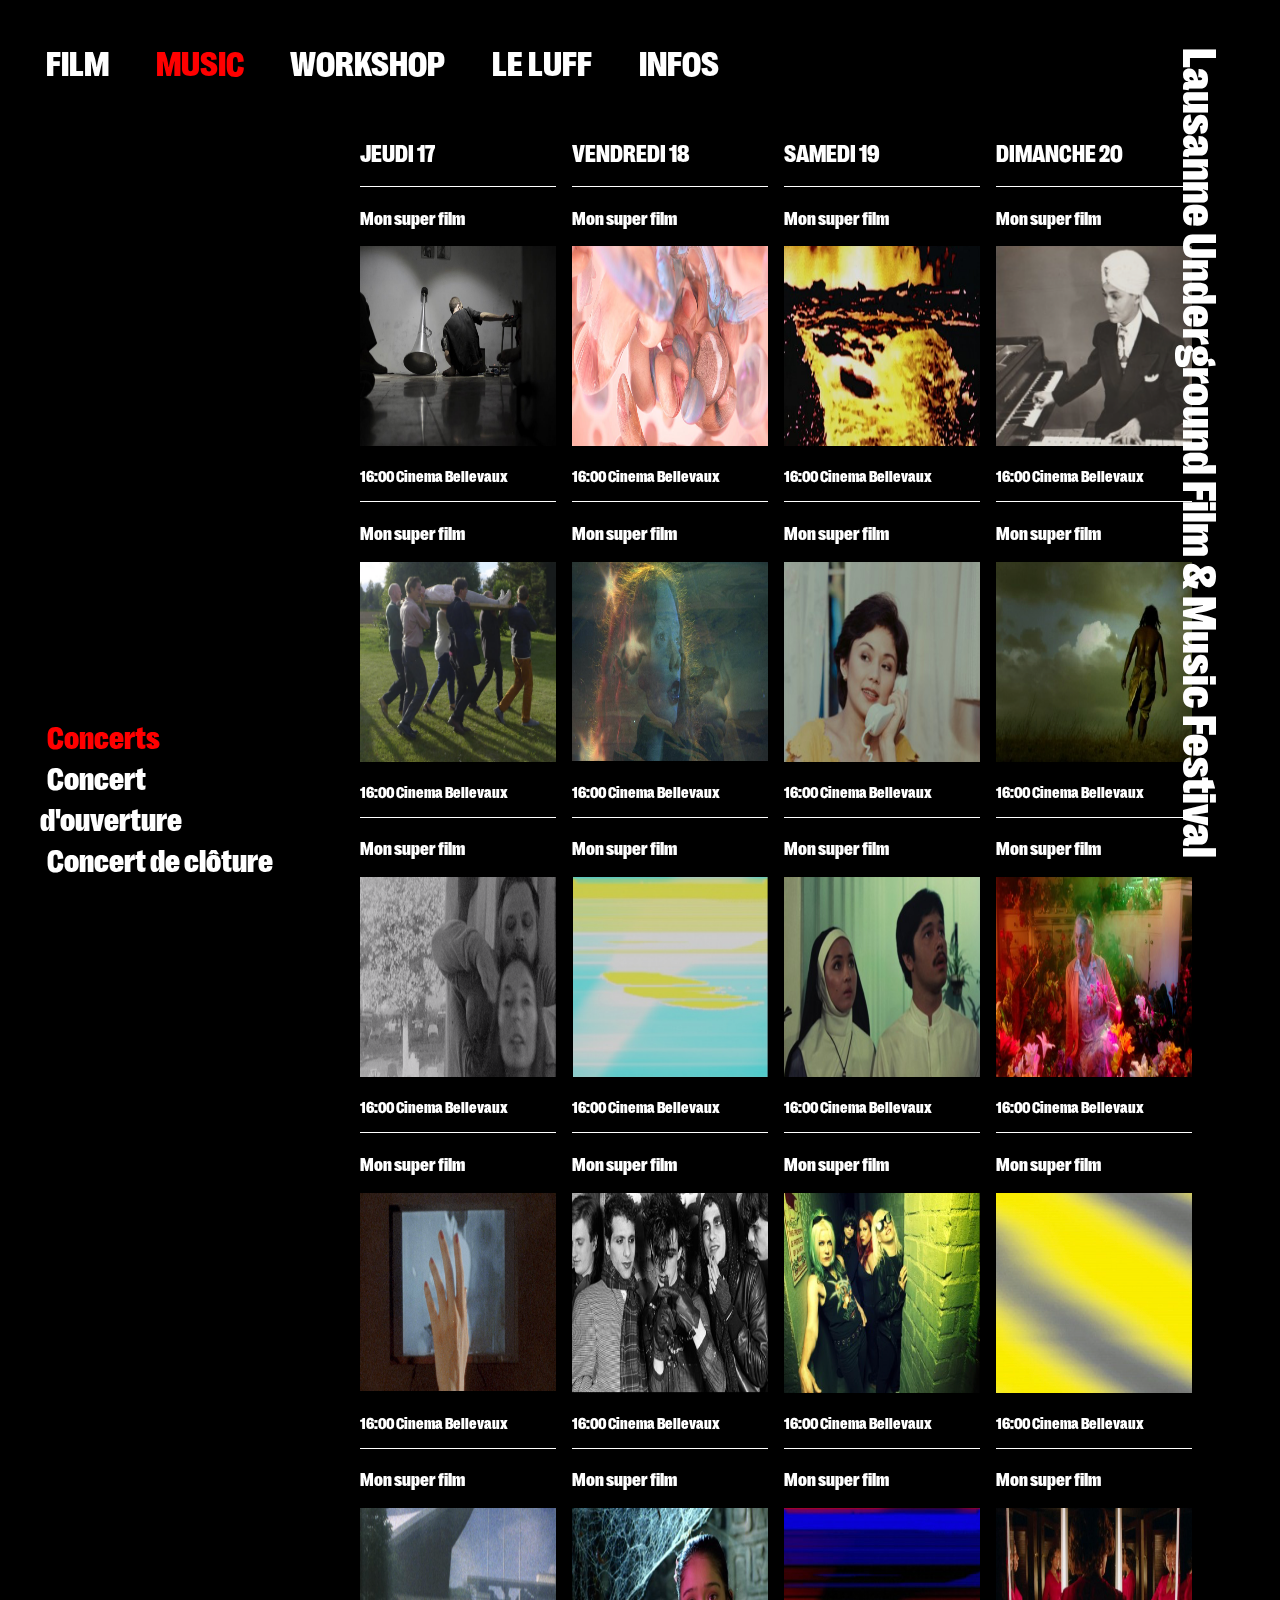
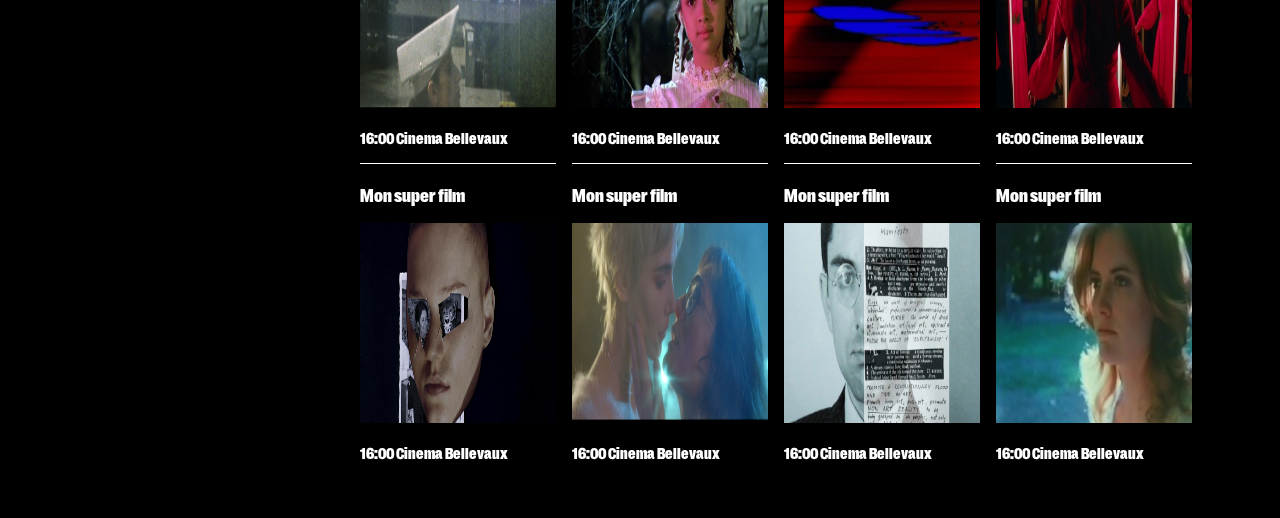
<file: music.html>
<!DOCTYPE html>
<html lang="en" dir="ltr">
	<head>
		<link rel="stylesheet" href="main.css">
		<meta charset="utf-8">
		<title>LUFF</title>
	</head>
	<body>
		<main>

			<div id="page1">

				<nav class="no-margin">
					<a href="film.html">FILM</a>
					<a class="red" href="music.html">MUSIC</a>
					<a href="workshop.html">WORKSHOP</a>
					<a href="leluff.html">LE LUFF</a>
					<a href="infos.html">INFOS</a>
				</nav>

				<div class="text_luff">
					<a href="index.html">
						<h1> Lausanne Underground Film & Music Festival </h1>
					</a>
				</div>

			<section class="movies">
				<div class="titre_film">
					<ul>
						<li>
							<li>
								<a class="red" href="concerts.html">Concerts</a>
							</li>
							<li>
								<a href="concert.ouverture.html">Concert d'ouverture</a>
							</li>
							<li>
								<a href="concert.cloture.html">Concert de clôture</a>
							</li>

					</ul>
				</div>
				<div class="prog_film">
					<div class="jeudi">
						<h2>JEUDI 17</h2>
						<div class="film">
							<h3>Mon super film</h3>
							<img src="img/music1.jpg">
							<p class="details">16:00 Cinema Bellevaux</p>
						</div>
						<div class="film">
							<h3>Mon super film</h3>
							<img src="img/music2.2.jpg">
							<p class="details">16:00 Cinema Bellevaux</p>
						</div>
						<div class="film">
							<h3>Mon super film</h3>
							<img src="img/film3.jpg">
							<p class="details">16:00 Cinema Bellevaux</p>
						</div>
						<div class="film">
							<h3>Mon super film</h3>
							<img src="img/film4.jpg">
							<p class="details">16:00 Cinema Bellevaux</p>
						</div>
						<div class="film">
							<h3>Mon super film</h3>
							<img src="img/film5.jpg">
							<p class="details">16:00 Cinema Bellevaux</p>
						</div>
						<div class="film">
							<h3>Mon super film</h3>
							<img src="img/film6.jpg">
							<p class="details">16:00 Cinema Bellevaux</p>
						</div>
					</div>
					<div class="vendredi">
						<h2>VENDREDI 18</h2>
						<div class="film">
							<h3>Mon super film</h3>
							<img src="img/film7.jpg">
							<p class="details">16:00 Cinema Bellevaux</p>
						</div>
						<div class="film">
							<h3>Mon super film</h3>
							<img src="img/film8.jpg">
							<p class="details">16:00 Cinema Bellevaux</p>
						</div>
						<div class="film">
							<h3>Mon super film</h3>
							<img src="img/film9.jpg">
							<p class="details">16:00 Cinema Bellevaux</p>
						</div>
						<div class="film">
							<h3>Mon super film</h3>
							<img src="img/film10.jpg">
							<p class="details">16:00 Cinema Bellevaux</p>
						</div>
						<div class="film">
							<h3>Mon super film</h3>
							<img src="img/film11.jpg">
							<p class="details">16:00 Cinema Bellevaux</p>
						</div>
						<div class="film">
							<h3>Mon super film</h3>
							<img src="img/film12.jpg">
							<p class="details">16:00 Cinema Bellevaux</p>
						</div>

					</div>
					<div class="samedi">
						<h2>SAMEDI 19</h2>
						<div class="film">
							<h3>Mon super film</h3>
							<img src="img/film13.jpg">
							<p class="details">16:00 Cinema Bellevaux</p>
						</div>
						<div class="film">
							<h3>Mon super film</h3>
							<img src="img/film14.jpg">
							<p class="details">16:00 Cinema Bellevaux</p>
						</div>
						<div class="film">
							<h3>Mon super film</h3>
							<img src="img/film15.jpg">
							<p class="details">16:00 Cinema Bellevaux</p>
						</div>
						<div class="film">
							<h3>Mon super film</h3>
							<img src="img/film16.jpg">
							<p class="details">16:00 Cinema Bellevaux</p>
						</div>
						<div class="film">
							<h3>Mon super film</h3>
							<img src="img/film17.jpg">
							<p class="details">16:00 Cinema Bellevaux</p>
						</div>
						<div class="film">
							<h3>Mon super film</h3>
							<img src="img/film18.jpg">
							<p class="details">16:00 Cinema Bellevaux</p>
						</div>
					</div>
					<div class="dimanche">
						<h2>DIMANCHE 20</h2>
						<div class="film">
							<h3>Mon super film</h3>
							<img src="img/film19.jpg">
							<p class="details">16:00 Cinema Bellevaux</p>
						</div>
						<div class="film">
							<h3>Mon super film</h3>
							<img src="img/film20.jpg">
							<p class="details">16:00 Cinema Bellevaux</p>
						</div>
						<div class="film">
							<h3>Mon super film</h3>
							<img src="img/film21.jpg">
							<p class="details">16:00 Cinema Bellevaux</p>
						</div>
						<div class="film">
							<h3>Mon super film</h3>
							<img src="img/film22.jpg">
							<p class="details">16:00 Cinema Bellevaux</p>
						</div>
						<div class="film">
							<h3>Mon super film</h3>
							<img src="img/film23.jpg">
							<p class="details">16:00 Cinema Bellevaux</p>
						</div>
						<div class="film">
							<h3>Mon super film</h3>
							<img src="img/film24.jpg">
							<p class="details">16:00 Cinema Bellevaux</p>
						</div>
					</div>
				</div>
			</section>

		</div>

	</main>
</body>

</html>
</file>
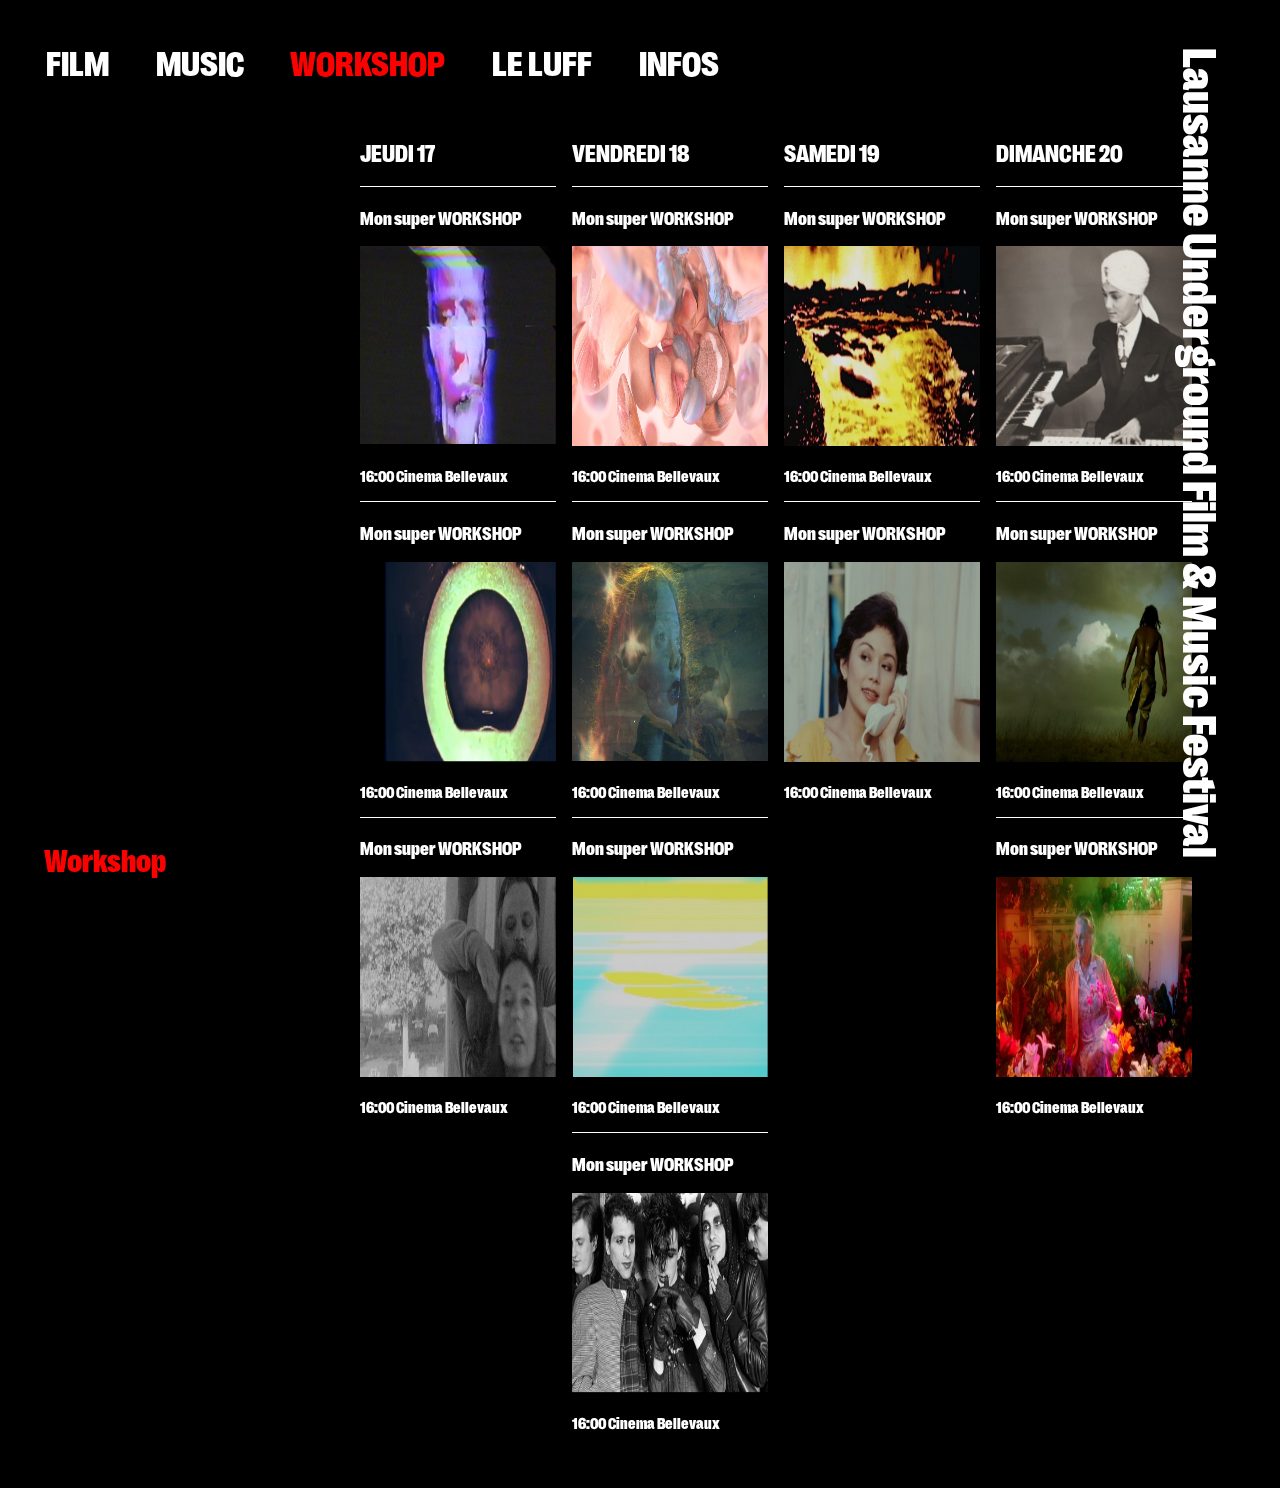
<file: workshop.html>
<!DOCTYPE html>
<html lang="en" dir="ltr">
	<head>
		<link rel="stylesheet" href="main.css">
		<meta charset="utf-8">
		<title>LUFF</title>
	</head>
	<body>
		<main>

			<div id="page1">

			<nav class="no-margin">
					<a href="film.html">FILM</a>
					<a href="music.html">MUSIC</a>
					<a class="red" href="workshop.html">WORKSHOP</a>
					<a href="leluff.html">LE LUFF</a>
					<a href="infos.html">INFOS</a>
				</nav>

				<div class="text_luff">
					<a href="index.html">
						<h1> Lausanne Underground Film & Music Festival </h1>
					</a>
				</div>



			</div>


			<section class="movies">
				<div class="titre_film">
					<ul>
						<li>
							<a class="red">Workshop</a>
						</li>
					</ul>
				</div>
				<div class="prog_film">
					<div class="jeudi">
						<h2>JEUDI 17</h2>
						<div class="film">
							<h3>Mon super WORKSHOP</h3>
							<img src="img/film1.jpg">
							<p class="details">16:00 Cinema Bellevaux</p>
						</div>
						<div class="film">
							<h3>Mon super WORKSHOP</h3>
							<img src="img/film2.jpg">
							<p class="details">16:00 Cinema Bellevaux</p>
						</div>
						<div class="film">
							<h3>Mon super WORKSHOP</h3>
							<img src="img/film3.jpg">
							<p class="details">16:00 Cinema Bellevaux</p>
						</div>

					</div>
					<div class="vendredi">
						<h2>VENDREDI 18</h2>
						<div class="film">
							<h3>Mon super WORKSHOP</h3>
							<img src="img/film7.jpg">
							<p class="details">16:00 Cinema Bellevaux</p>
						</div>
						<div class="film">
							<h3>Mon super WORKSHOP</h3>
							<img src="img/film8.jpg">
							<p class="details">16:00 Cinema Bellevaux</p>
						</div>
						<div class="film">
							<h3>Mon super WORKSHOP</h3>
							<img src="img/film9.jpg">
							<p class="details">16:00 Cinema Bellevaux</p>
						</div>
						<div class="film">
							<h3>Mon super WORKSHOP</h3>
							<img src="img/film10.jpg">
							<p class="details">16:00 Cinema Bellevaux</p>
						</div>


					</div>
					<div class="samedi">
						<h2>SAMEDI 19</h2>
						<div class="film">
							<h3>Mon super WORKSHOP</h3>
							<img src="img/film13.jpg">
							<p class="details">16:00 Cinema Bellevaux</p>
						</div>
						<div class="film">
							<h3>Mon super WORKSHOP</h3>
							<img src="img/film14.jpg">
							<p class="details">16:00 Cinema Bellevaux</p>
						</div>

					</div>
					<div class="dimanche">
						<h2>DIMANCHE 20</h2>
						<div class="film">
							<h3>Mon super WORKSHOP</h3>
							<img src="img/film19.jpg">
							<p class="details">16:00 Cinema Bellevaux</p>
						</div>
						<div class="film">
							<h3>Mon super WORKSHOP</h3>
							<img src="img/film20.jpg">
							<p class="details">16:00 Cinema Bellevaux</p>
						</div>
						<div class="film">
							<h3>Mon super WORKSHOP</h3>
							<img src="img/film21.jpg">
							<p class="details">16:00 Cinema Bellevaux</p>
						</div>

					</div>
				</div>
			</section>

			</div>

			</main>
			</body>

			</html>
</file>
<file: main.css>
@font-face {
    font-family: Right Grotesk;
    src: url("RightGrotesk-CompactBlack.otf");
}

h1, h2, h3, h4, h5, h6, a, p {
    color: #ffffff;
    font-family: 'Right Grotesk', sans-serif;
    mix-blend-mode: difference;
}

a {
    text-decoration: none;
}

img {
    max-width: 100%;
}

body {
    background-color: #000000;
}

#page1 {
    display: grid;
    grid-template-columns: repeat(2);
}

.luff {
    width: 50%;
    margin-left: 5%
}

.text_luff {
    writing-mode: vertical-lr;
    font-size: 1.5rem;
    position: absolute;
    top: 3rem;
    right: 1rem;
    height: 160vw;
    position: fixed;
}

.text_luff1 {
    writing-mode: vertical-lr;
    font-size: 1.5rem;
    position: absolute;
    top: 3rem;
    right: 1rem;
    height: 160vw;
}

.dates_luff {
    position: relative;
    font-size: 1.5rem;
    writing-mode: vertical-lr;
    left: 1rem;
    top: 3rem;
}

nav {
    font-size: 35px;
    margin-top: 25vh;
}

nav.no-margin {
    margin-top: 2rem;
}

.red {
    color: red;
    font-family: 'Right Grotesk', sans-serif;
}

a {
    margin-left: 3%;
}

#page2 {
    margin-top: 200px;
    text-align: center;
    font-size: 150%;
}

.gallery {
    display: grid;
    grid-template-columns: repeat(3, 1fr);
    grid-template-rows: repeat(5, 5vw);
    margin-left: 180px;
    margin-top: 200px;
}

.gallery2 {
    display: grid;
    grid-template-columns: repeat(3, 1fr);
    grid-template-rows: repeat(5, 5vw);
    margin-left: 180px;
    margin-top: 200px;
}

.gallery3 {
    display: grid;
    grid-template-columns: repeat(3, 1fr);
    grid-template-rows: repeat(5, 5vw);
    margin-left: 180px;
    margin-top: 200px;
    margin-bottom: 300px;
}

.gallery img {
    max-width: 60%;
}

.gallery2 img {
    max-width: 60%;
}

.gallery3 img {
    max-width: 60%;
}

.paragaphe_luff {
    margin-top: 30rem;
    text-align: left;
    font-size: 20px;
    margin-left: 400px;
    margin-right: 200px;
}

.resum_film {
    margin-top: 5rem;
    text-align: left;
    font-size: 18px;
    margin-left: 400px;
    margin-right: 200px;
}

.resum_film img {
    max-width: 80%;
}

.prog_film img {
    width: 500px;
    height: 200px;
}

.movies {
    padding: 2rem;
}

.movies ul {
    margin: 0;
    padding: 0;
}

.movies .titre_film {
    bottom: 0;
    display: flex;
    flex-direction: columns;
    align-items: flex-end;
    position: fixed;
    font-size: 2rem;
    margin-bottom: 20px;
}

.movies .prog_film {
    margin-left: 25vw;
    display: grid;
    grid-template-columns: 1fr 1fr 1fr 1fr;
    grid-gap: 1rem;
    max-width: 65vw;
}

.movies .prog_film .film {
    border-top: 1px solid white;
}

@media only screen and (max-width: 800px) {
    .luff {
        width: 50%;
        margin-left: 5%
    }

    .text_luff {
        writing-mode: vertical-lr;
        font-size: 1rem;
        position: absolute;
        top: 3rem;
        right: 1rem;
        height: 160vw;
    }

    .dates_luff {
        position: relative;
        font-size: 1rem;
        writing-mode: vertical-lr;
        left: 1rem;
        top: 3rem;
    }

    nav {
        font-size: 20px;
        margin-top: 40vh;
    }

    nav2 {
        font-size: 20px;
        margin-top: 5vh;
    }

    a {
        margin-left: 3%;
    }

    a1 {
        color: red;
        font-family: 'Right Grotesk', sans-serif;
        mix-blend-mode: difference;
        margin-left: 3%;
    }

    #page2 {
        margin-top: 200px;
        text-align: center;
        font-size: 150%;
    }

    .gallery {
        display: grid;
        grid-template-columns: repeat(3, 1fr);
        grid-template-rows: repeat(5, 5vw);
        margin-left: 180px;
        margin-top: 200px;
    }

    .gallery2 {
        display: grid;
        grid-template-columns: repeat(3, 1fr);
        grid-template-rows: repeat(5, 5vw);
        margin-left: 180px;
        margin-top: 200px;
    }

    .gallery3 {
        display: grid;
        grid-template-columns: repeat(3, 1fr);
        grid-template-rows: repeat(5, 5vw);
        margin-left: 180px;
        margin-top: 200px;
        margin-bottom: 300px;
    }

    .gallery img {
        max-width: 60%;
    }

    .gallery2 img {
        max-width: 60%;
    }

    .gallery3 img {
        max-width: 60%;
    }

    .titre_film {
        margin-top: 40rem;
    }

    .paragaphe_luff {
        margin-top: 30rem;
        text-align: left;
        font-size: 20px;
        margin-left: 400px;
        margin-right: 200px;
    }
}
</file>
